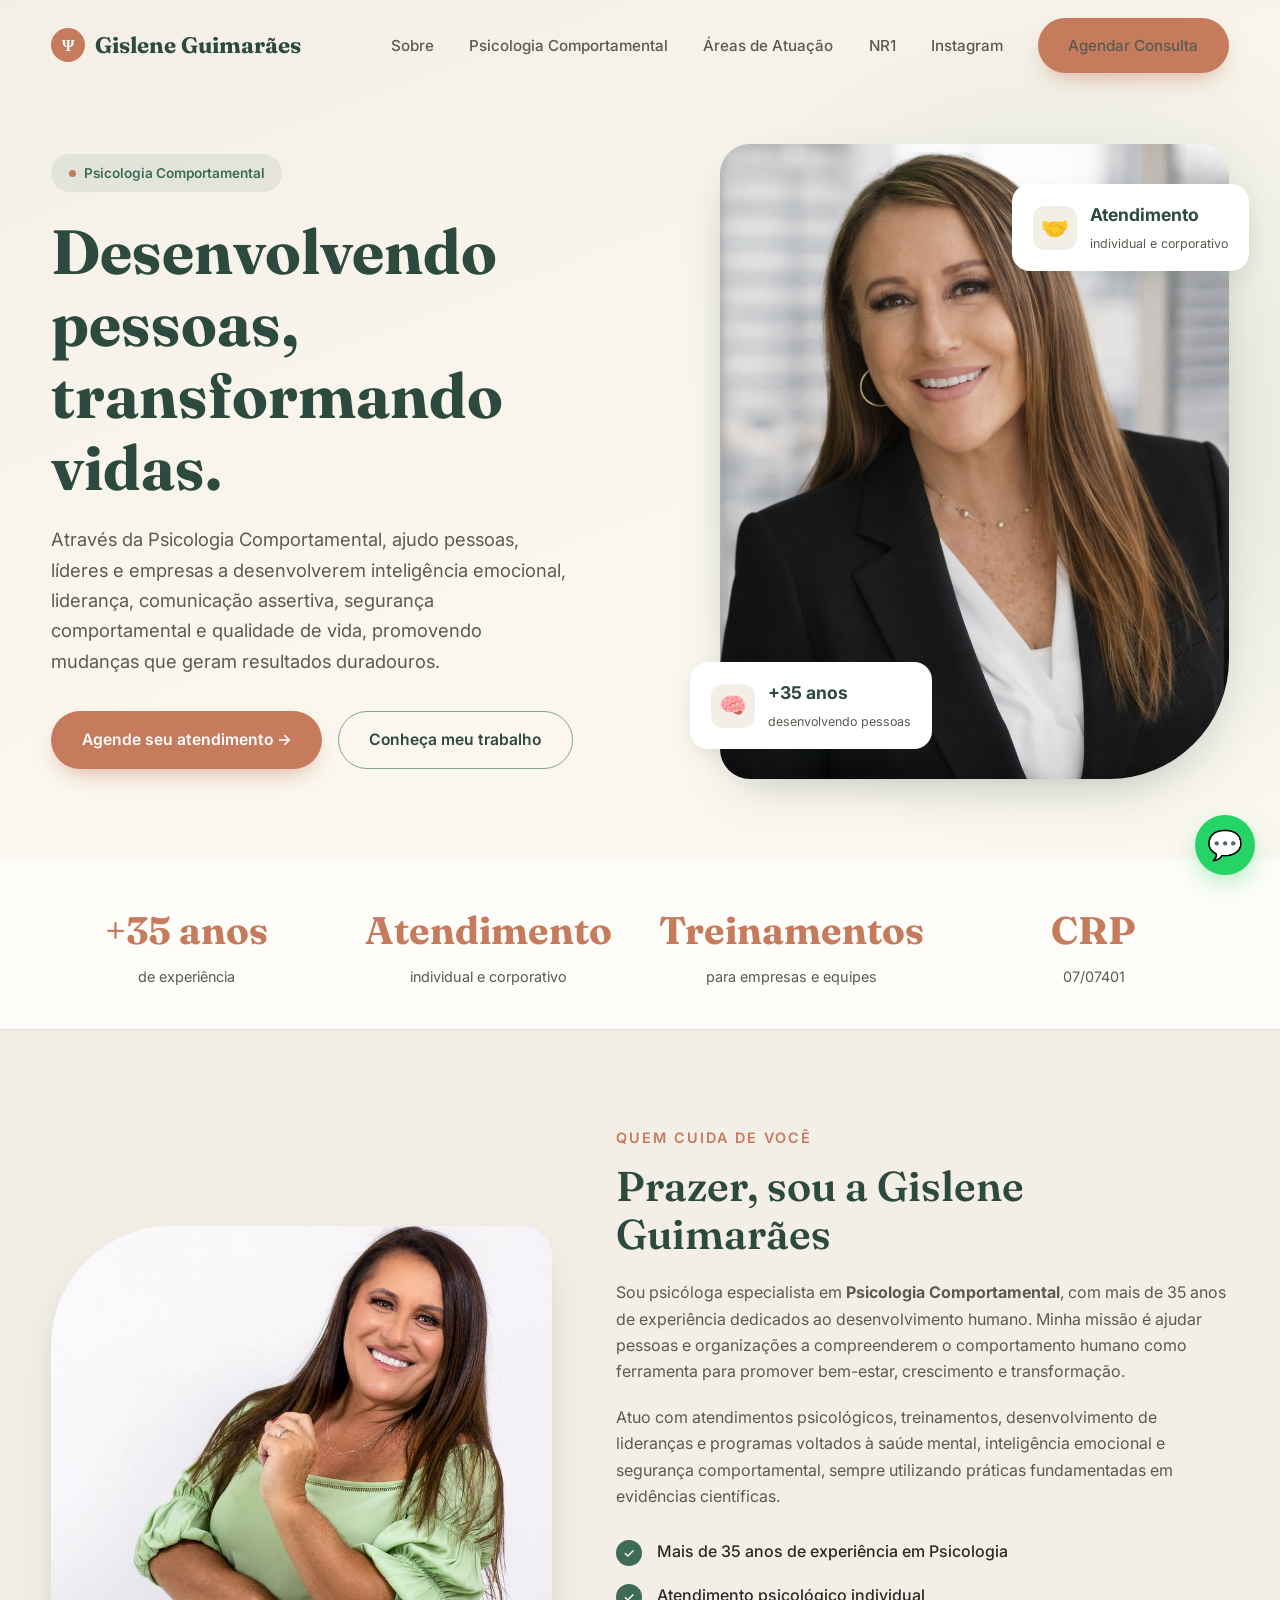
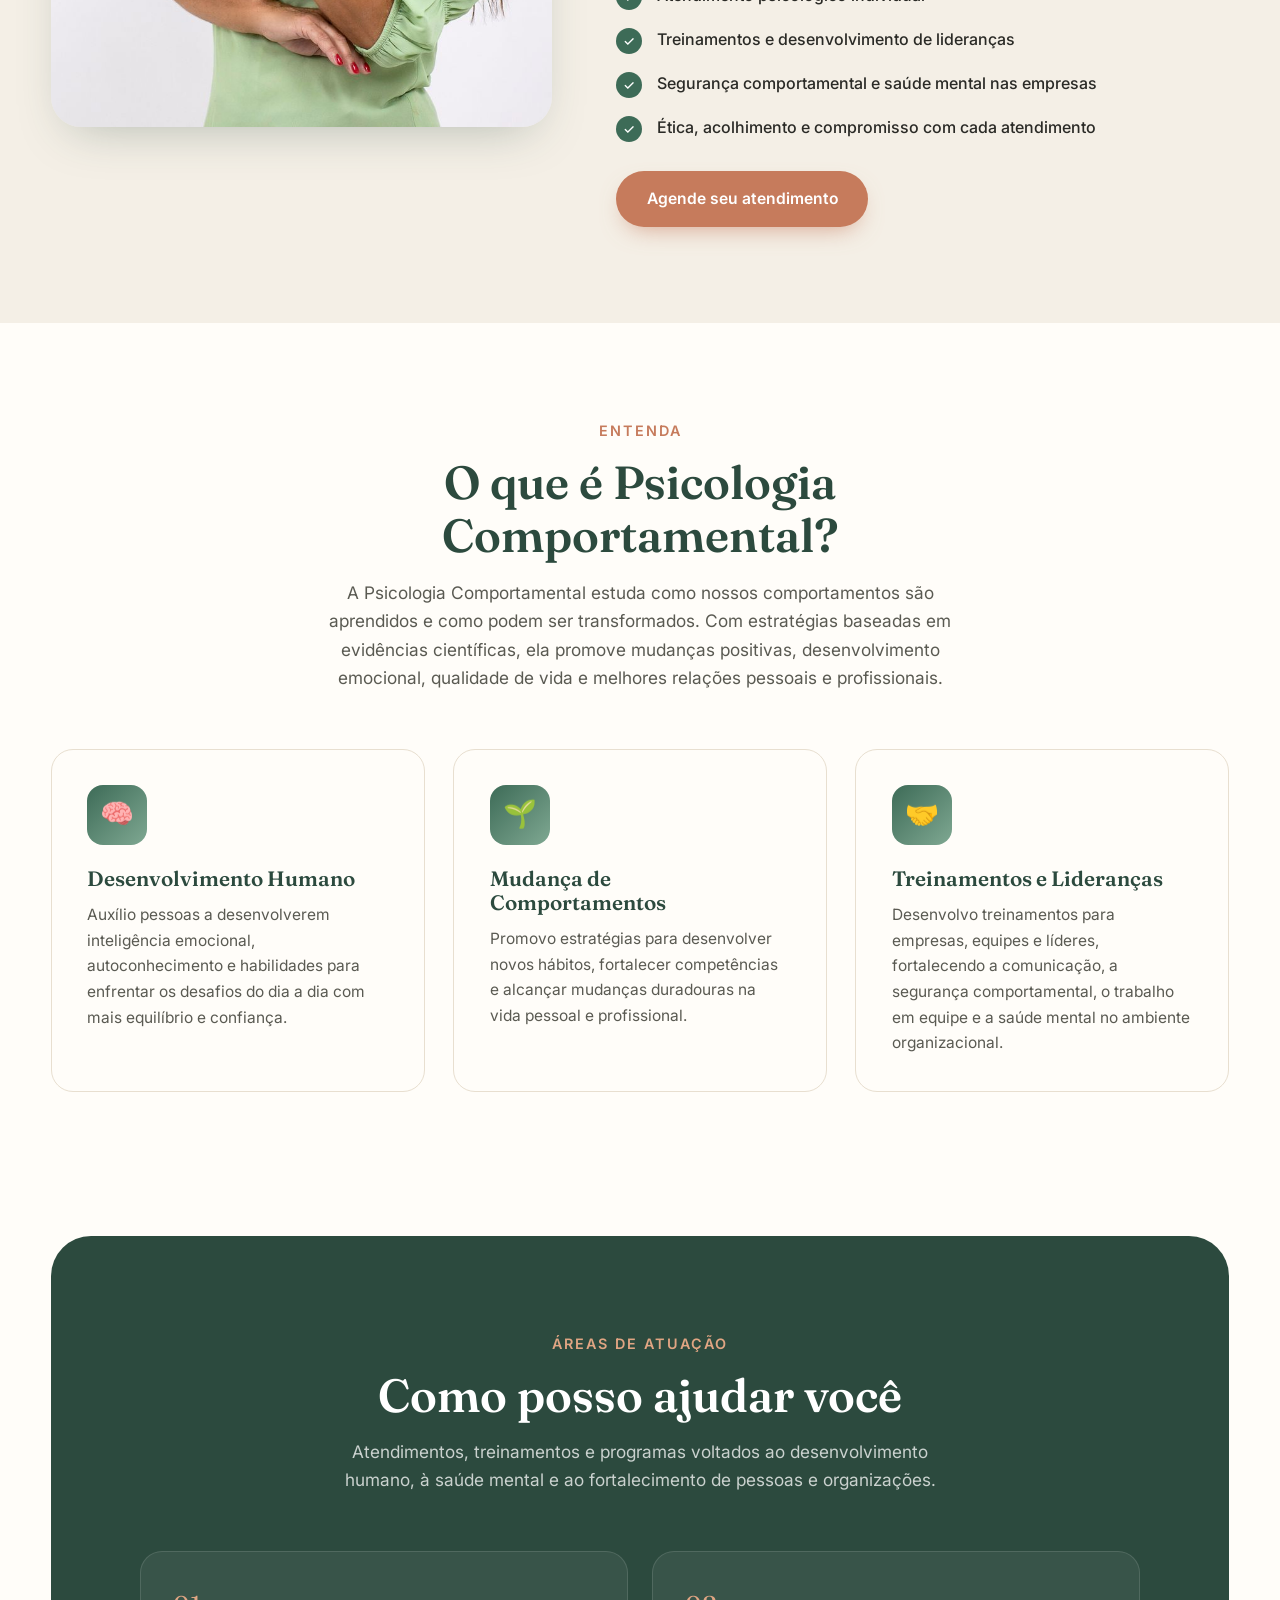
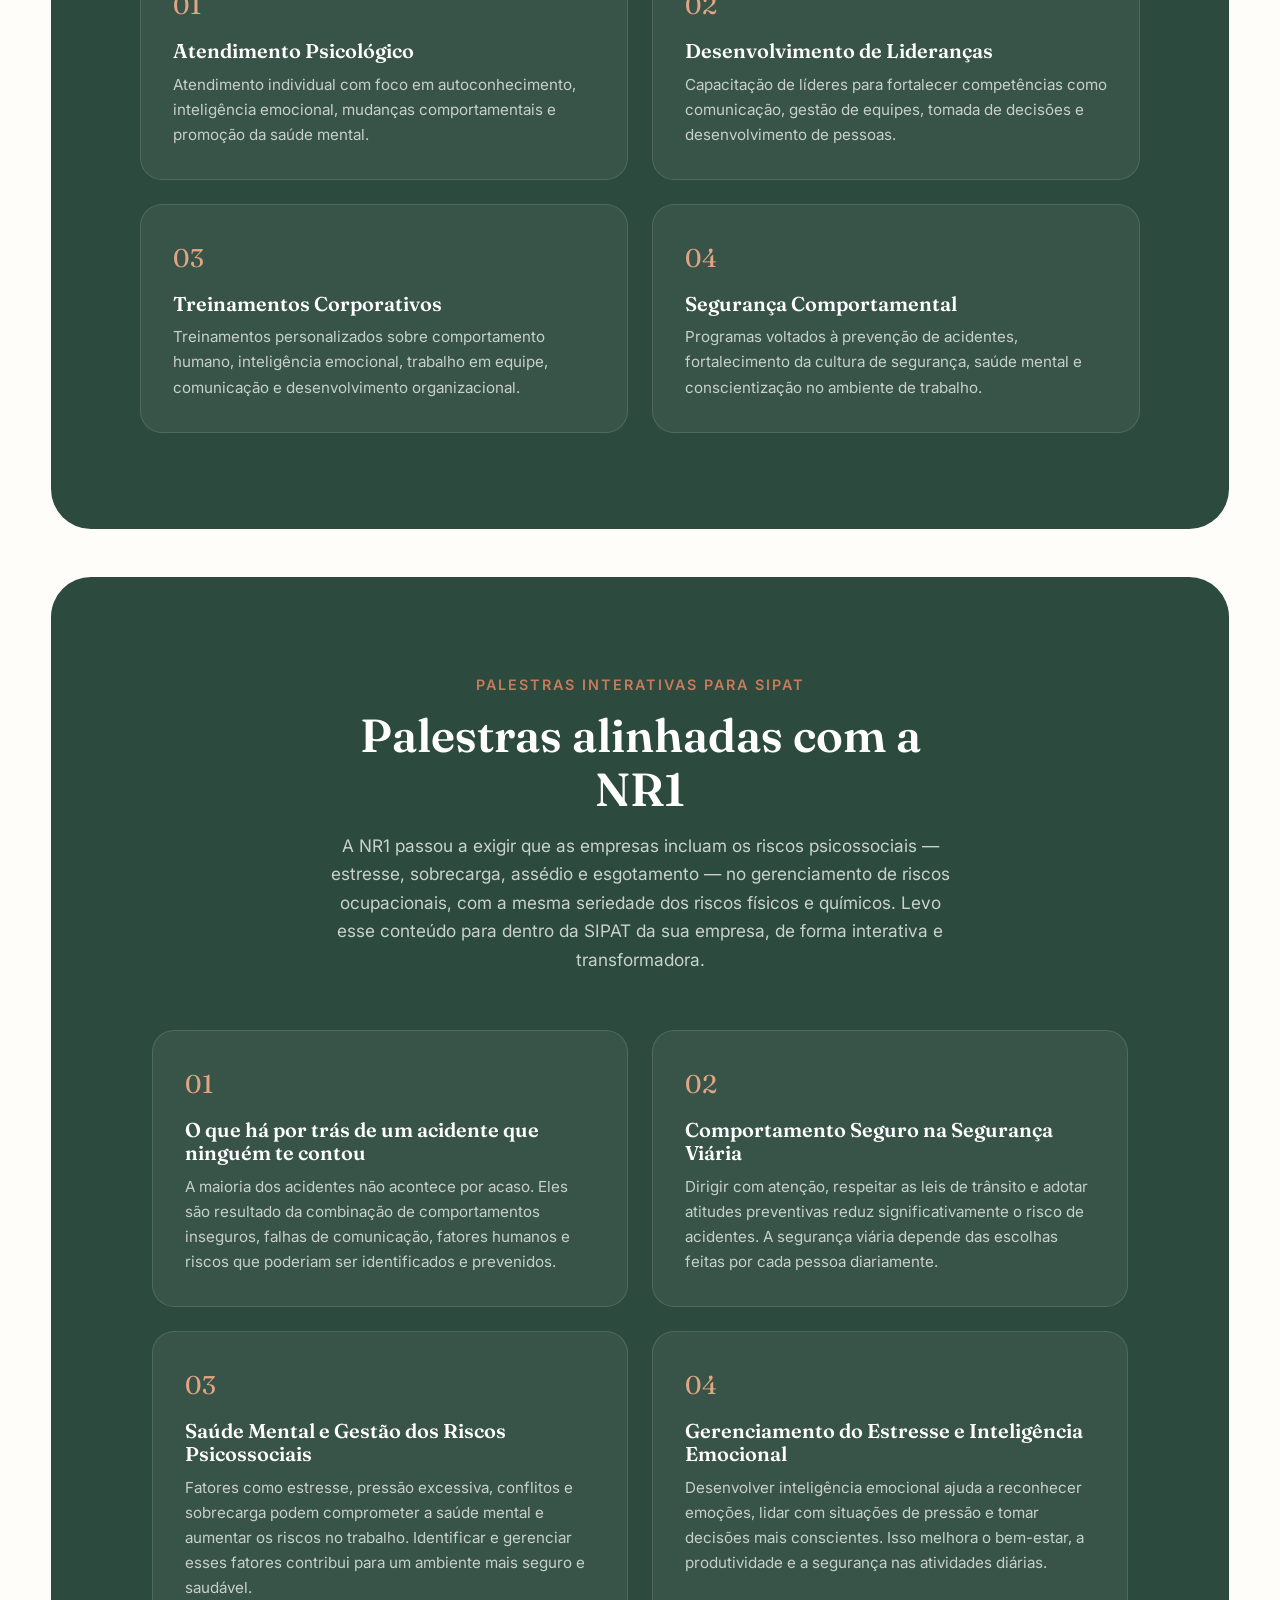
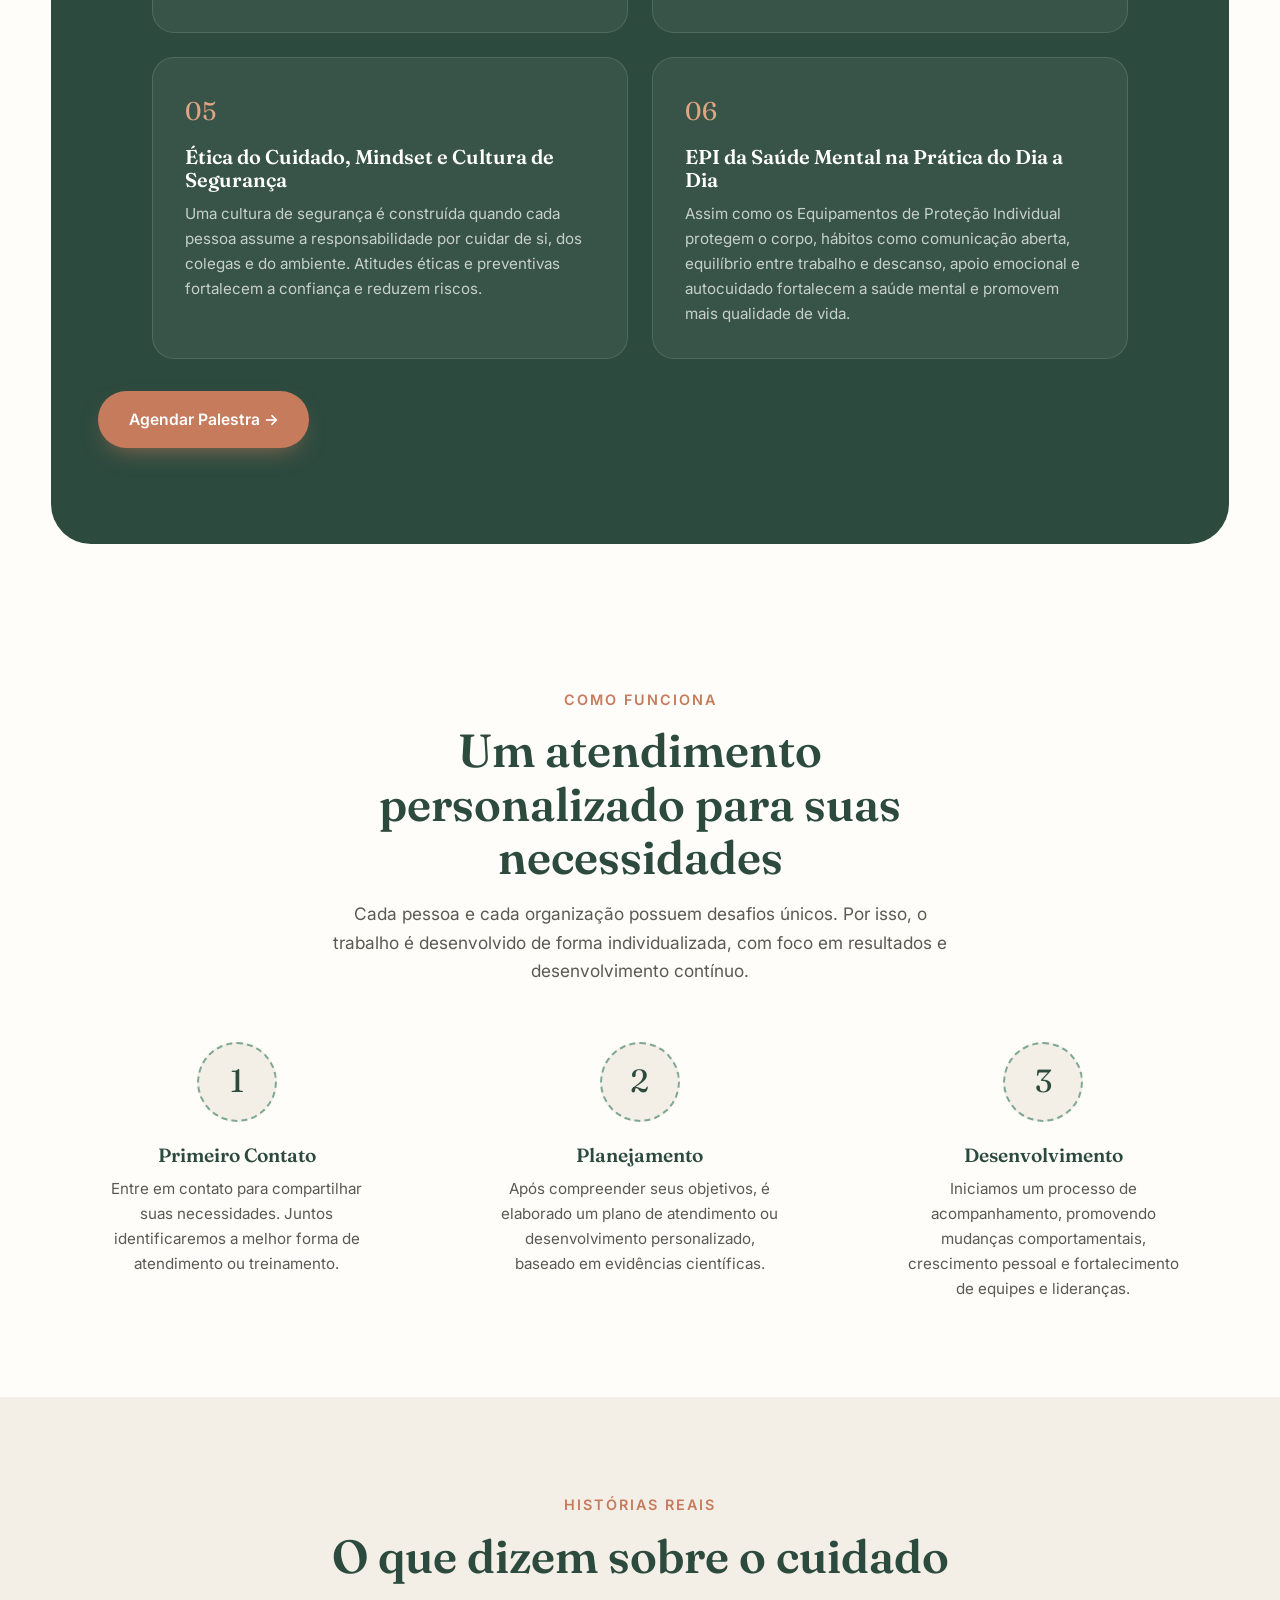
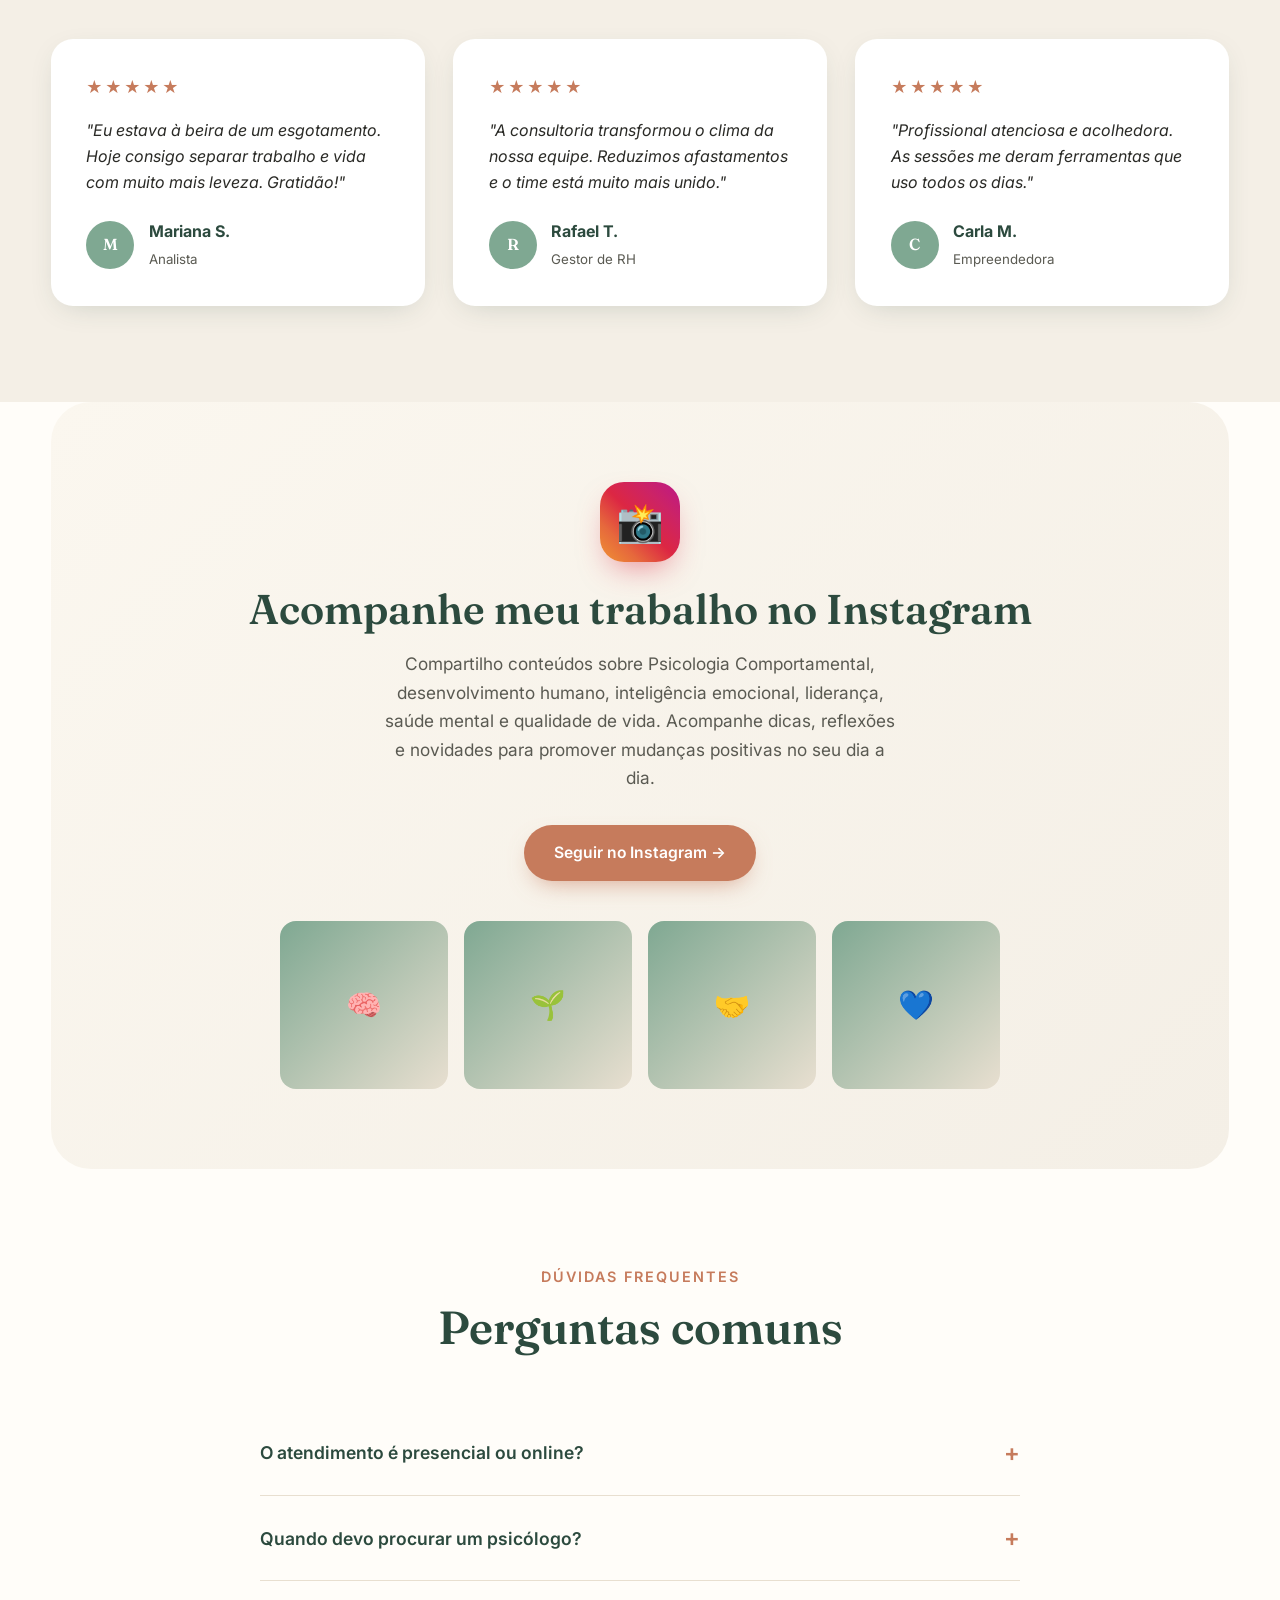
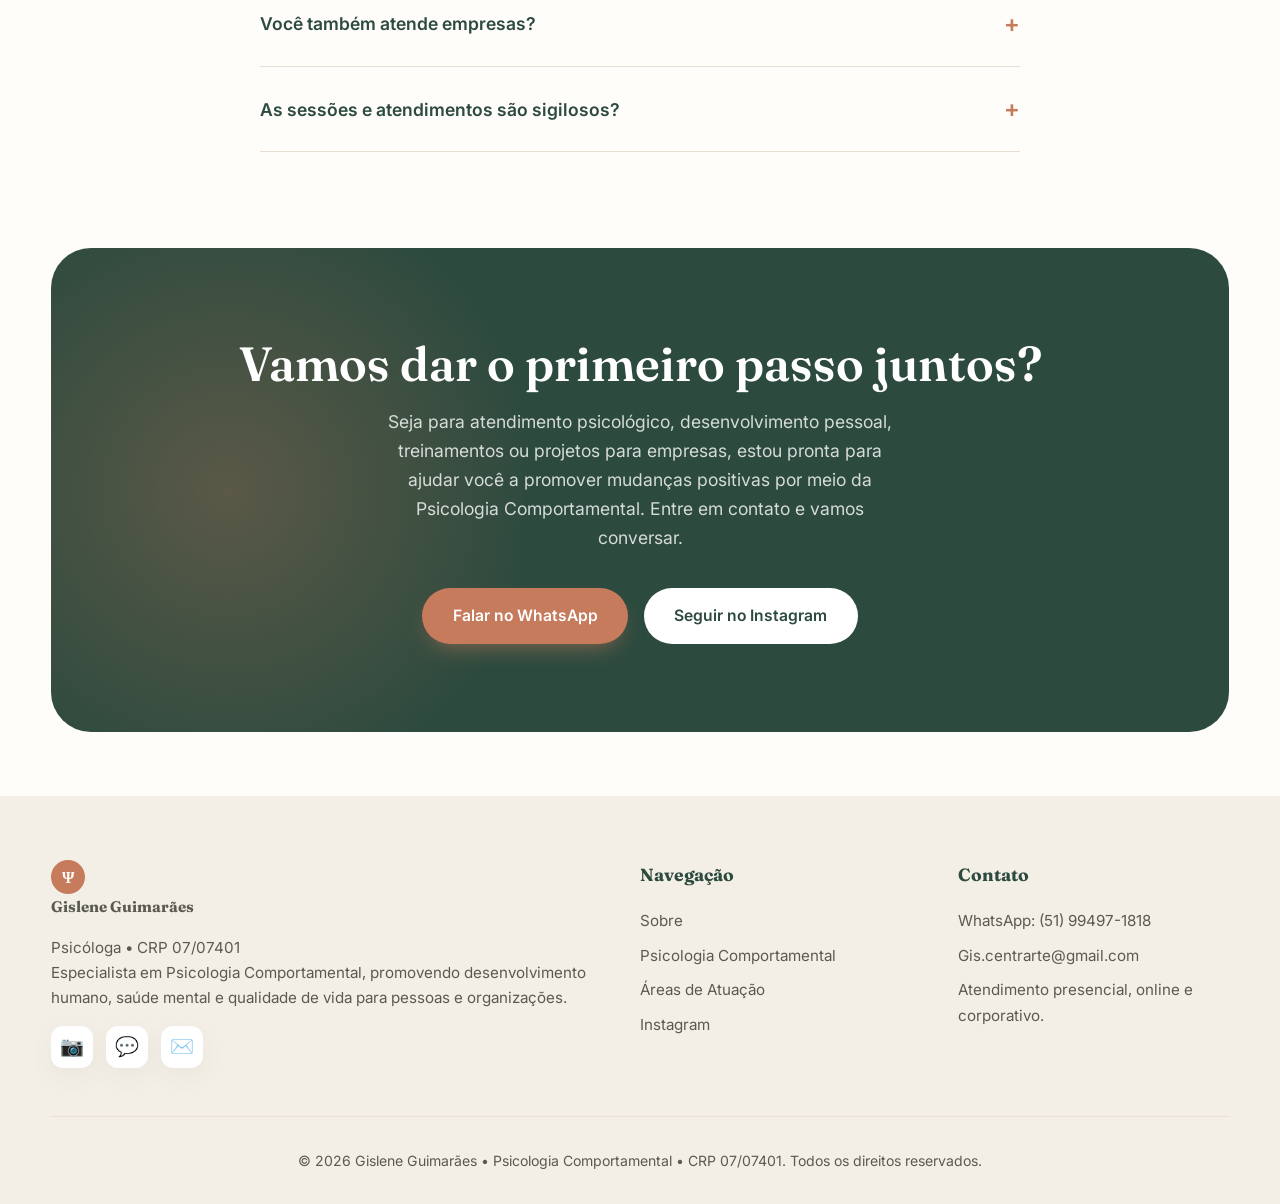
<file: index.html>
<!DOCTYPE html>
<html lang="pt-BR">
<script async src="https://www.googletagmanager.com/gtag/js?id=G-K0KH6QLHY4"></script>
<script>
  window.dataLayer = window.dataLayer || [];
  function gtag() { dataLayer.push(arguments); }
  gtag('js', new Date());
  gtag('config', 'G-K0KH6QLHY4');
</script>

<head>
  <meta charset="UTF-8">
  <meta name="viewport" content="width=device-width, initial-scale=1.0">
  <title>Gislene Guimarães | Psicóloga Comportamental | CRP 07/07401</title>
  <meta name="description"
    content="Gislene Guimarães, Psicóloga Comportamental (CRP 07/07401), com mais de 35 anos de experiência. Atendimento psicológico, desenvolvimento humano, treinamentos corporativos, liderança, inteligência emocional e saúde mental para pessoas e empresas.">
  <meta name="keywords"
    content="Psicóloga, Psicologia Comportamental, Psicóloga Comportamental, Desenvolvimento Humano, Saúde Mental, Inteligência Emocional, Liderança, Treinamentos Corporativos, Segurança Comportamental, Atendimento Psicológico, Empresas, Porto Alegre, Rio Grande do Sul">
  <meta name="author" content="Gislene Guimarães">
  <meta name="robots" content="index, follow">
  <meta name="theme-color" content="#6C8B6B">
  <meta property="og:title" content="Gislene Guimarães | Psicóloga Comportamental">
  <meta property="og:description"
    content="Mais de 35 anos de experiência em Psicologia Comportamental, desenvolvimento humano, treinamentos corporativos e saúde mental.">
  <meta property="og:type" content="website">
  <meta property="og:image" content="https://luizalmiro.github.io/LandingPage-Gis/img/gis.jpeg">
  <meta property="og:url" content="https://luizalmiro.github.io/LandingPage-Gis/">
  <meta property="og:locale" content="pt_BR">
  <link rel="canonical" href="https://luizalmiro.github.io/LandingPage-Gis/">
  <meta http-equiv="content-language" content="pt-BR">
  <link rel="preconnect" href="https://fonts.googleapis.com">
  <link rel="preconnect" href="https://fonts.gstatic.com" crossorigin>
  <link
    href="https://fonts.googleapis.com/css2?family=Fraunces:opsz,wght@9..144,400;9..144,600;9..144,700&family=Inter:wght@300;400;500;600;700&display=swap"
    rel="stylesheet">
  <link rel="stylesheet" href="css/style.css">
</head>

<body>

  <header id="header">
    <div class="container nav">
      <a href="#" class="logo"><span>Ψ</span>Gislene Guimarães</a>

      <nav class="nav-links" id="navLinks">
        <a href="#sobre">Sobre</a>
        <a href="#oque">Psicologia Comportamental</a>
        <a href="#servicos">Áreas de Atuação</a>
        <a href="#nr1">NR1</a>
        <a href="#instagram">Instagram</a>
        <a href="#contato" class="btn btn-primario">Agendar Consulta</a>
      </nav>

      <button class="menu-toggle" id="menuToggle">☰</button>
    </div>
  </header>

  <!-- HERO -->
  <section class="hero">
    <div class="container hero-grid">
      <div class="hero-txt">
        <span class="hero-tag">Psicologia Comportamental</span>

        <h1>Desenvolvendo pessoas, transformando vidas.</h1>

        <p>
          Através da Psicologia Comportamental, ajudo pessoas, líderes e empresas a desenvolverem inteligência
          emocional,
          liderança, comunicação assertiva, segurança comportamental e qualidade de vida, promovendo mudanças que geram
          resultados duradouros.
        </p>

        <div class="hero-cta">
          <a href="#contato" class="btn btn-primario">Agende seu atendimento →</a>
          <a href="#oque" class="btn btn-secundario">Conheça meu trabalho</a>
        </div>
      </div>

      <div class="hero-visual">
        <div class="hero-img">
          <img src="img/WhatsApp Image 2026-07-16 at 17.13.32.jpeg" alt="Psicóloga comportamental" width="800"
            height="1000" fetchpriority="high" decoding="async">
        </div>

        <div class="hero-badge hero-badge-1">
          <div class="icone">🧠</div>
          <div>
            <strong>+35 anos</strong>
            <small>desenvolvendo pessoas</small>
          </div>
        </div>

        <div class="hero-badge hero-badge-2">
          <div class="icone">🤝</div>
          <div>
            <strong>Atendimento</strong>
            <small>individual e corporativo</small>
          </div>
        </div>
      </div>
    </div>
  </section>

  <!-- TRUST -->
  <div class="trust">
    <div class="container trust-grid reveal">
      <div class="trust-item">
        <strong>+35 anos</strong>
        <span>de experiência</span>
      </div>

      <div class="trust-item">
        <strong>Atendimento</strong>
        <span>individual e corporativo</span>
      </div>

      <div class="trust-item">
        <strong>Treinamentos</strong>
        <span>para empresas e equipes</span>
      </div>

      <div class="trust-item">
        <strong>CRP</strong>
        <span>07/07401</span>
      </div>
    </div>
  </div>

  <!-- SOBRE -->
  <section class="sobre" id="sobre">
    <div class="container sobre-grid">
      <div class="sobre-img reveal">
        <img src="img/gis.jpeg" alt="Sobre a Dra. Gislene" width="800" height="800" loading="lazy" decoding="async">
      </div>

      <div class="sobre-txt reveal">
        <span class="sec-tag">Quem cuida de você</span>

        <h2>Prazer, sou a Gislene Guimarães</h2>

        <p>
          Sou psicóloga especialista em <strong>Psicologia Comportamental</strong>, com mais de 35 anos de experiência
          dedicados ao desenvolvimento humano. Minha missão é ajudar pessoas e organizações a compreenderem o
          comportamento humano como ferramenta para promover bem-estar, crescimento e transformação.
        </p>

        <p>
          Atuo com atendimentos psicológicos, treinamentos, desenvolvimento de lideranças e programas voltados à saúde
          mental, inteligência emocional e segurança comportamental, sempre utilizando práticas fundamentadas em
          evidências científicas.
        </p>

        <ul class="sobre-lista">
          <li>Mais de 35 anos de experiência em Psicologia</li>
          <li>Atendimento psicológico individual</li>
          <li>Treinamentos e desenvolvimento de lideranças</li>
          <li>Segurança comportamental e saúde mental nas empresas</li>
          <li>Ética, acolhimento e compromisso com cada atendimento</li>
        </ul>

        <a href="#contato" class="btn btn-primario">Agende seu atendimento</a>
      </div>
    </div>
  </section>

  <!-- O QUE É -->
  <section id="oque">
    <div class="container">
      <div class="sec-head reveal">
        <span class="sec-tag">Entenda</span>
        <h2>O que é Psicologia Comportamental?</h2>
        <p>
          A Psicologia Comportamental estuda como nossos comportamentos são aprendidos e como podem ser transformados.
          Com estratégias baseadas em evidências científicas, ela promove mudanças positivas, desenvolvimento emocional,
          qualidade de vida e melhores relações pessoais e profissionais.
        </p>
      </div>

      <div class="oque-grid">
        <div class="card reveal">
          <div class="icone">🧠</div>
          <h3>Desenvolvimento Humano</h3>
          <p>
            Auxílio pessoas a desenvolverem inteligência emocional, autoconhecimento e habilidades para enfrentar os
            desafios do dia a dia com mais equilíbrio e confiança.
          </p>
        </div>

        <div class="card reveal">
          <div class="icone">🌱</div>
          <h3>Mudança de Comportamentos</h3>
          <p>
            Promovo estratégias para desenvolver novos hábitos, fortalecer competências e alcançar mudanças duradouras
            na vida pessoal e profissional.
          </p>
        </div>

        <div class="card reveal">
          <div class="icone">🤝</div>
          <h3>Treinamentos e Lideranças</h3>
          <p>
            Desenvolvo treinamentos para empresas, equipes e líderes, fortalecendo a comunicação, a segurança
            comportamental, o trabalho em equipe e a saúde mental no ambiente organizacional.
          </p>
        </div>
      </div>
    </div>
  </section>

  <!-- SERVIÇOS -->
  <section class="servicos" id="servicos">
    <div class="sec-head reveal">
      <span class="sec-tag" style="color:var(--terracota-claro)">Áreas de Atuação</span>
      <h2>Como posso ajudar você</h2>
      <p>Atendimentos, treinamentos e programas voltados ao desenvolvimento humano, à saúde mental e ao fortalecimento
        de pessoas e organizações.</p>
    </div>

    <div class="serv-grid">

      <div class="serv-card reveal">
        <div class="num">01</div>
        <h3>Atendimento Psicológico</h3>
        <p>Atendimento individual com foco em autoconhecimento, inteligência emocional, mudanças comportamentais e
          promoção da saúde mental.</p>
      </div>

      <div class="serv-card reveal">
        <div class="num">02</div>
        <h3>Desenvolvimento de Lideranças</h3>
        <p>Capacitação de líderes para fortalecer competências como comunicação, gestão de equipes, tomada de decisões e
          desenvolvimento de pessoas.</p>
      </div>

      <div class="serv-card reveal">
        <div class="num">03</div>
        <h3>Treinamentos Corporativos</h3>
        <p>Treinamentos personalizados sobre comportamento humano, inteligência emocional, trabalho em equipe,
          comunicação e desenvolvimento organizacional.</p>
      </div>

      <div class="serv-card reveal">
        <div class="num">04</div>
        <h3>Segurança Comportamental</h3>
        <p>Programas voltados à prevenção de acidentes, fortalecimento da cultura de segurança, saúde mental e
          conscientização no ambiente de trabalho.</p>
      </div>

    </div>
  </section>

  <!-- NR1 -->
  <section id="nr1" class="servicos">
    <div class="container">
      <div class="sec-head reveal">
        <span class="sec-tag">Palestras Interativas para SIPAT</span>
        <h2>Palestras alinhadas com a NR1</h2>
        <p>
          A NR1 passou a exigir que as empresas incluam os riscos psicossociais — estresse, sobrecarga, assédio e
          esgotamento — no gerenciamento de riscos ocupacionais, com a mesma seriedade dos riscos físicos e químicos.
          Levo esse conteúdo para dentro da SIPAT da sua empresa, de forma interativa e transformadora.
        </p>
      </div>
      <div class="serv-grid">
        <div class="serv-card reveal">
          <div class="num">01</div>
          <h3>O que há por trás de um acidente que ninguém te contou</h3>
          <p>A maioria dos acidentes não acontece por acaso. Eles são resultado da combinação de comportamentos
            inseguros, falhas de comunicação, fatores humanos e riscos que poderiam ser identificados e prevenidos.</p>
        </div>
        <div class="serv-card reveal">
          <div class="num">02</div>
          <h3>Comportamento Seguro na Segurança Viária</h3>
          <p>Dirigir com atenção, respeitar as leis de trânsito e adotar atitudes preventivas reduz significativamente o
            risco de acidentes. A segurança viária depende das escolhas feitas por cada pessoa diariamente.</p>
        </div>
        <div class="serv-card reveal">
          <div class="num">03</div>
          <h3>Saúde Mental e Gestão dos Riscos Psicossociais</h3>
          <p>Fatores como estresse, pressão excessiva, conflitos e sobrecarga podem comprometer a saúde mental e
            aumentar os riscos no trabalho. Identificar e gerenciar esses fatores contribui para um ambiente mais seguro
            e saudável.</p>
        </div>
        <div class="serv-card reveal">
          <div class="num">04</div>
          <h3>Gerenciamento do Estresse e Inteligência Emocional</h3>
          <p>Desenvolver inteligência emocional ajuda a reconhecer emoções, lidar com situações de pressão e tomar
            decisões mais conscientes. Isso melhora o bem-estar, a produtividade e a segurança nas atividades diárias.
          </p>
        </div>
        <div class="serv-card reveal">
          <div class="num">05</div>
          <h3>Ética do Cuidado, Mindset e Cultura de Segurança</h3>
          <p>Uma cultura de segurança é construída quando cada pessoa assume a responsabilidade por cuidar de si, dos
            colegas e do ambiente. Atitudes éticas e preventivas fortalecem a confiança e reduzem riscos.</p>
        </div>
        <div class="serv-card reveal">
          <div class="num">06</div>
          <h3>EPI da Saúde Mental na Prática do Dia a Dia</h3>
          <p>Assim como os Equipamentos de Proteção Individual protegem o corpo, hábitos como comunicação aberta,
            equilíbrio entre trabalho e descanso, apoio emocional e autocuidado fortalecem a saúde mental e promovem
            mais qualidade de vida.</p>
        </div>
      </div>
      <a href="https://wa.me/5551994971818" target="_blank" class="btn btn-primario reveal"
        style="margin-top:2rem;display:inline-block;">
        Agendar Palestra →
      </a>
    </div>
  </section>

  <!-- COMO FUNCIONA -->
  <section>
    <div class="container">
      <div class="sec-head reveal">
        <span class="sec-tag">Como funciona</span>
        <h2>Um atendimento personalizado para suas necessidades</h2>
        <p>Cada pessoa e cada organização possuem desafios únicos. Por isso, o trabalho é desenvolvido de forma
          individualizada, com foco em resultados e desenvolvimento contínuo.</p>
      </div>

      <div class="passos">

        <div class="passo reveal">
          <div class="circulo">1</div>
          <h3>Primeiro Contato</h3>
          <p>Entre em contato para compartilhar suas necessidades. Juntos identificaremos a melhor forma de atendimento
            ou treinamento.</p>
        </div>

        <div class="passo reveal">
          <div class="circulo">2</div>
          <h3>Planejamento</h3>
          <p>Após compreender seus objetivos, é elaborado um plano de atendimento ou desenvolvimento personalizado,
            baseado em evidências científicas.</p>
        </div>

        <div class="passo reveal">
          <div class="circulo">3</div>
          <h3>Desenvolvimento</h3>
          <p>Iniciamos um processo de acompanhamento, promovendo mudanças comportamentais, crescimento pessoal e
            fortalecimento de equipes e lideranças.</p>
        </div>

      </div>
    </div>
  </section>

  <!-- DEPOIMENTOS -->
  <section class="depo">
    <div class="container">
      <div class="sec-head reveal">
        <span class="sec-tag">Histórias reais</span>
        <h2>O que dizem sobre o cuidado</h2>
      </div>
      <div class="depo-grid">
        <div class="depo-card reveal">
          <div class="estrelas">★★★★★</div>
          <p>"Eu estava à beira de um esgotamento. Hoje consigo separar trabalho e vida com muito mais leveza.
            Gratidão!"</p>
          <div class="depo-autor">
            <div class="av">M</div>
            <div><strong>Mariana S.</strong><small>Analista</small></div>
          </div>
        </div>
        <div class="depo-card reveal">
          <div class="estrelas">★★★★★</div>
          <p>"A consultoria transformou o clima da nossa equipe. Reduzimos afastamentos e o time está muito mais unido."
          </p>
          <div class="depo-autor">
            <div class="av">R</div>
            <div><strong>Rafael T.</strong><small>Gestor de RH</small></div>
          </div>
        </div>
        <div class="depo-card reveal">
          <div class="estrelas">★★★★★</div>
          <p>"Profissional atenciosa e acolhedora. As sessões me deram ferramentas que uso todos os dias."</p>
          <div class="depo-autor">
            <div class="av">C</div>
            <div><strong>Carla M.</strong><small>Empreendedora</small></div>
          </div>
        </div>
      </div>
    </div>
  </section>

  <!-- INSTAGRAM -->
  <section class="insta" id="instagram">
    <div class="container">
      <div class="insta-icone reveal">📸</div>

      <h2 class="reveal">Acompanhe meu trabalho no Instagram</h2>

      <p class="reveal">
        Compartilho conteúdos sobre Psicologia Comportamental, desenvolvimento humano, inteligência emocional,
        liderança,
        saúde mental e qualidade de vida. Acompanhe dicas, reflexões e novidades para promover mudanças positivas no seu
        dia a dia.
      </p>

      <a href="https://www.instagram.com/gisnguimaraes/" target="_blank" class="btn btn-primario reveal">
        Seguir no Instagram →
      </a>

      <div class="insta-galeria reveal">
        <div>🧠</div>
        <div>🌱</div>
        <div>🤝</div>
        <div>💙</div>
      </div>
    </div>
  </section>

  <!-- FAQ -->
  <section>
    <div class="container">
      <div class="sec-head reveal">
        <span class="sec-tag">Dúvidas frequentes</span>
        <h2>Perguntas comuns</h2>
      </div>

      <div class="faq-lista reveal">

        <div class="faq-item">
          <div class="faq-q">O atendimento é presencial ou online? <span>+</span></div>
          <div class="faq-a">
            Sim. Os atendimentos podem ser realizados de forma presencial ou online, oferecendo mais comodidade e
            flexibilidade para cada pessoa.
          </div>
        </div>

        <div class="faq-item">
          <div class="faq-q">Quando devo procurar um psicólogo? <span>+</span></div>
          <div class="faq-a">
            Você não precisa esperar uma crise para buscar ajuda. A Psicologia Comportamental também atua na prevenção,
            no autoconhecimento, no desenvolvimento emocional e na melhoria da qualidade de vida.
          </div>
        </div>

        <div class="faq-item">
          <div class="faq-q">Você também atende empresas? <span>+</span></div>
          <div class="faq-a">
            Sim. Desenvolvo treinamentos, palestras, programas de desenvolvimento de lideranças, segurança
            comportamental e ações voltadas à saúde mental e ao desenvolvimento humano nas organizações.
          </div>
        </div>

        <div class="faq-item">
          <div class="faq-q">As sessões e atendimentos são sigilosos? <span>+</span></div>
          <div class="faq-a">
            Sim. Todo atendimento é realizado com absoluto sigilo, ética e respeito, conforme os princípios
            estabelecidos pelo Conselho Federal de Psicologia.
          </div>
        </div>

      </div>
    </div>
  </section>

  <!-- CTA FINAL -->
  <section class="cta-final" id="contato">
    <h2>Vamos dar o primeiro passo juntos?</h2>

    <p>
      Seja para atendimento psicológico, desenvolvimento pessoal, treinamentos ou projetos para empresas,
      estou pronta para ajudar você a promover mudanças positivas por meio da Psicologia Comportamental.
      Entre em contato e vamos conversar.
    </p>

    <div class="hero-cta">
      <a href="https://wa.me/5551994971818" target="_blank" class="btn btn-primario">
        Falar no WhatsApp
      </a>

      <a href="https://www.instagram.com/gisnguimaraes/" target="_blank" class="btn btn-branco">
        Seguir no Instagram
      </a>
    </div>
  </section>

  <!-- FOOTER -->
  <footer>
    <div class="container">
      <div class="foot-grid">

        <div class="foot-col">
          <a href="#" class="logo" style="margin-bottom:1rem">
            <span>Ψ</span>Gislene Guimarães
          </a>

          <p>
            Psicóloga • CRP 07/07401<br>
            Especialista em Psicologia Comportamental, promovendo desenvolvimento humano,
            saúde mental e qualidade de vida para pessoas e organizações.
          </p>

          <div class="foot-social">
            <a href="https://www.instagram.com/gisnguimaraes/" target="_blank">📷</a>
            <a href="https://wa.me/5551994971818" target="_blank">💬</a>
            <a href="mailto:Gis.centrarte@gmail.com">✉️</a>
          </div>
        </div>

        <div class="foot-col">
          <h4>Navegação</h4>
          <a href="#sobre">Sobre</a>
          <a href="#oque">Psicologia Comportamental</a>
          <a href="#servicos">Áreas de Atuação</a>
          <a href="#instagram">Instagram</a>
        </div>

        <div class="foot-col">
          <h4>Contato</h4>
          <a href="https://wa.me/5551994971818" target="_blank">
            WhatsApp: (51) 99497-1818
          </a>
          <a href="mailto:Gis.centrarte@gmail.com">
            Gis.centrarte@gmail.com
          </a>
          <p>Atendimento presencial, online e corporativo.</p>
        </div>

      </div>

      <div class="foot-bottom">
        © 2026 Gislene Guimarães • Psicologia Comportamental • CRP 07/07401. Todos os direitos reservados.
      </div>
    </div>
  </footer>

  <a href="https://wa.me/5551994971818" target="_blank" class="wpp" title="Fale no WhatsApp">💬</a>

  <script src="js/script.js"></script>
</body>

</html>
</file>
<file: css/style.css>
/* ===== VARIÁVEIS ===== */
:root {
  --verde-escuro: #2c4a3e;
  --verde: #3d6b57;
  --verde-claro: #7fa892;
  --areia: #f4efe6;
  --areia-escura: #e8dfd0;
  --terracota: #c67b5c;
  --terracota-claro: #e0a583;
  --texto: #2a2a26;
  --texto-suave: #5a5a52;
  --branco: #fffdf9;
  --sombra: 0 18px 50px -20px rgba(44, 74, 62, .35);
  --sombra-suave: 0 8px 30px -12px rgba(44, 74, 62, .25);
  --raio: 22px;
}

* {
  margin: 0;
  padding: 0;
  box-sizing: border-box
}

html {
  scroll-behavior: smooth
}

body {
  font-family: 'Inter', sans-serif;
  color: var(--texto);
  background: var(--branco);
  line-height: 1.65;
  overflow-x: hidden
}

h1,
h2,
h3,
.serif {
  font-family: 'Fraunces', serif;
  line-height: 1.15;
  font-weight: 600
}

img {
  max-width: 100%;
  display: block
}

a {
  text-decoration: none;
  color: inherit
}

.container {
  width: min(1180px, 92%);
  margin: 0 auto
}

.btn {
  display: inline-flex;
  align-items: center;
  gap: .5rem;
  padding: .95rem 1.9rem;
  border-radius: 100px;
  font-weight: 600;
  font-size: .98rem;
  transition: .35s cubic-bezier(.2, .8, .2, 1);
  cursor: pointer;
  border: none;
  white-space: nowrap
}

.btn-primario {
  background: var(--terracota);
  color: #fff;
  box-shadow: 0 10px 25px -10px rgba(198, 123, 92, .7)
}

.btn-primario:hover {
  transform: translateY(-3px);
  background: #b56a4c;
  box-shadow: 0 16px 32px -12px rgba(198, 123, 92, .8)
}

.btn-secundario {
  background: transparent;
  color: var(--verde-escuro);
  border: 1.5px solid var(--verde-claro)
}

.btn-secundario:hover {
  background: var(--verde-escuro);
  color: #fff;
  border-color: var(--verde-escuro)
}

.btn-branco {
  background: #fff;
  color: var(--verde-escuro)
}

.btn-branco:hover {
  transform: translateY(-3px);
  box-shadow: var(--sombra)
}

/* NAV */
header {
  position: fixed;
  top: 0;
  left: 0;
  right: 0;
  z-index: 100;
  padding: 1.1rem 0;
  transition: .4s
}

header.rolado {
  background: rgba(255, 253, 249, .9);
  backdrop-filter: blur(14px);
  box-shadow: 0 4px 30px -20px rgba(0, 0, 0, .4);
  padding: .7rem 0
}

.nav {
  display: flex;
  align-items: center;
  justify-content: space-between
}

.logo {
  font-family: 'Fraunces', serif;
  font-size: 1.4rem;
  font-weight: 700;
  color: var(--verde-escuro);
  display: flex;
  align-items: center;
  gap: .6rem
}

.logo span {
  width: 34px;
  height: 34px;
  background: var(--terracota);
  border-radius: 50%;
  display: grid;
  place-items: center;
  color: #fff;
  font-size: 1rem
}

.nav-links {
  display: flex;
  gap: 2.2rem;
  align-items: center
}

.nav-links a {
  font-size: .95rem;
  font-weight: 500;
  color: var(--texto-suave);
  transition: .3s;
  position: relative
}

.nav-links a:hover {
  color: var(--verde-escuro)
}

.nav-links a::after {
  content: '';
  position: absolute;
  bottom: -4px;
  left: 0;
  width: 0;
  height: 2px;
  background: var(--terracota);
  transition: .3s
}

.nav-links a:hover::after {
  width: 100%
}

.menu-toggle {
  display: none;
  background: none;
  border: none;
  font-size: 1.6rem;
  color: var(--verde-escuro);
  cursor: pointer
}

/* HERO */
.hero {
  padding: 9rem 0 5rem;
  position: relative;
  background: linear-gradient(160deg, var(--areia) 0%, #fbf7ef 60%)
}

.hero::before {
  content: '';
  position: absolute;
  top: -15%;
  right: -10%;
  width: 55%;
  height: 130%;
  background: radial-gradient(circle, rgba(127, 168, 146, .28), transparent 65%);
  z-index: 0
}

.hero-grid {
  display: grid;
  grid-template-columns: 1.1fr .9fr;
  gap: 3rem;
  align-items: center;
  position: relative;
  z-index: 1
}

.hero-tag {
  display: inline-flex;
  align-items: center;
  gap: .5rem;
  background: rgba(61, 107, 87, .1);
  color: var(--verde);
  padding: .5rem 1.1rem;
  border-radius: 100px;
  font-size: .85rem;
  font-weight: 600;
  margin-bottom: 1.5rem
}

.hero-tag::before {
  content: '';
  width: 7px;
  height: 7px;
  background: var(--terracota);
  border-radius: 50%
}

.hero h1 {
  font-size: clamp(2.4rem, 5vw, 3.9rem);
  color: var(--verde-escuro);
  margin-bottom: 1.3rem;
  font-weight: 700
}

.hero h1 em {
  color: var(--terracota);
  font-style: italic
}

.hero p {
  font-size: 1.15rem;
  color: var(--texto-suave);
  max-width: 520px;
  margin-bottom: 2.2rem
}

.hero-cta {
  display: flex;
  gap: 1rem;
  flex-wrap: wrap
}

.hero-visual {
  position: relative
}

.hero-img {
  border-radius: 30px 30px 120px 30px;
  overflow: hidden;
  box-shadow: var(--sombra);
  aspect-ratio: 4/5
}

.hero-img img {
  width: 100%;
  height: 100%;
  object-fit: cover
}

.hero-badge {
  position: absolute;
  background: #fff;
  border-radius: 18px;
  padding: 1rem 1.3rem;
  box-shadow: var(--sombra-suave);
  display: flex;
  align-items: center;
  gap: .8rem
}

.hero-badge-1 {
  bottom: 30px;
  left: -30px
}

.hero-badge-2 {
  top: 40px;
  right: -20px
}

.hero-badge .icone {
  width: 44px;
  height: 44px;
  background: var(--areia);
  border-radius: 12px;
  display: grid;
  place-items: center;
  font-size: 1.4rem
}

.hero-badge strong {
  display: block;
  font-size: 1.1rem;
  color: var(--verde-escuro)
}

.hero-badge small {
  font-size: .78rem;
  color: var(--texto-suave)
}

/* MARCAS/CONFIANÇA */
.trust {
  padding: 2.5rem 0;
  border-bottom: 1px solid var(--areia-escura)
}

.trust-grid {
  display: grid;
  grid-template-columns: repeat(4, 1fr);
  gap: 2rem;
  text-align: center
}

.trust-item strong {
  font-family: 'Fraunces', serif;
  font-size: 2.4rem;
  color: var(--terracota);
  display: block
}

.trust-item span {
  font-size: .9rem;
  color: var(--texto-suave)
}

/* SEÇÕES */
section {
  padding: 6rem 0
}

.sec-head {
  text-align: center;
  max-width: 640px;
  margin: 0 auto 3.5rem
}

.sec-tag {
  color: var(--terracota);
  font-weight: 600;
  font-size: .9rem;
  text-transform: uppercase;
  letter-spacing: 2px;
  margin-bottom: .8rem;
  display: block
}

.sec-head h2 {
  font-size: clamp(2rem, 4vw, 2.9rem);
  color: var(--verde-escuro);
  margin-bottom: 1rem
}

.sec-head p {
  color: var(--texto-suave);
  font-size: 1.08rem
}

/* SOBRE */
.sobre {
  background: var(--areia)
}

.sobre-grid {
  display: grid;
  grid-template-columns: .9fr 1.1fr;
  gap: 4rem;
  align-items: center
}

.sobre-img {
  border-radius: 120px 30px 30px 30px;
  overflow: hidden;
  box-shadow: var(--sombra);
  aspect-ratio: 1/1
}

.sobre-img img {
  width: 100%;
  height: 100%;
  object-fit: cover
}

.sobre-txt h2 {
  font-size: clamp(1.8rem, 3.5vw, 2.6rem);
  color: var(--verde-escuro);
  margin-bottom: 1.3rem
}

.sobre-txt p {
  color: var(--texto-suave);
  margin-bottom: 1.2rem
}

.sobre-lista {
  list-style: none;
  margin: 1.8rem 0
}

.sobre-lista li {
  display: flex;
  gap: .9rem;
  align-items: flex-start;
  margin-bottom: 1rem;
  font-weight: 500
}

.sobre-lista li::before {
  content: '✓';
  background: var(--verde);
  color: #fff;
  width: 26px;
  height: 26px;
  border-radius: 50%;
  display: grid;
  place-items: center;
  font-size: .85rem;
  flex-shrink: 0;
  margin-top: 2px
}

/* O QUE É */
.oque-grid {
  display: grid;
  grid-template-columns: repeat(3, 1fr);
  gap: 1.8rem
}

.card {
  background: var(--branco);
  border: 1px solid var(--areia-escura);
  border-radius: var(--raio);
  padding: 2.2rem;
  transition: .4s
}

.card:hover {
  transform: translateY(-8px);
  box-shadow: var(--sombra);
  border-color: transparent
}

.card .icone {
  width: 60px;
  height: 60px;
  background: linear-gradient(135deg, var(--verde), var(--verde-claro));
  border-radius: 16px;
  display: grid;
  place-items: center;
  font-size: 1.7rem;
  margin-bottom: 1.4rem
}

.card h3 {
  font-size: 1.3rem;
  color: var(--verde-escuro);
  margin-bottom: .7rem
}

.card p {
  color: var(--texto-suave);
  font-size: .97rem
}

/* SERVIÇOS */
.servicos {
  background: var(--verde-escuro);
  color: #fff;
  border-radius: 40px;
  margin: 3rem 4%;
  padding: 6rem 0
}

.servicos .sec-head h2 {
  color: #fff
}

.servicos .sec-head p {
  color: rgba(255, 255, 255, .75)
}

.serv-grid {
  display: grid;
  grid-template-columns: repeat(2, 1fr);
  gap: 1.5rem;
  width: min(1000px, 90%);
  margin: 0 auto
}

.serv-card {
  background: rgba(255, 255, 255, .06);
  border: 1px solid rgba(255, 255, 255, .12);
  border-radius: var(--raio);
  padding: 2rem;
  transition: .4s
}

.serv-card:hover {
  background: rgba(255, 255, 255, .11);
  transform: translateY(-5px)
}

.serv-card .num {
  font-family: 'Fraunces', serif;
  font-size: 1.6rem;
  color: var(--terracota-claro);
  margin-bottom: .8rem
}

.serv-card h3 {
  font-size: 1.25rem;
  margin-bottom: .6rem
}

.serv-card p {
  color: rgba(255, 255, 255, .72);
  font-size: .95rem
}

/* COMO FUNCIONA */
.passos {
  display: grid;
  grid-template-columns: repeat(3, 1fr);
  gap: 2rem;
  position: relative
}

.passo {
  text-align: center
}

.passo .circulo {
  width: 80px;
  height: 80px;
  background: var(--areia);
  border: 2px dashed var(--verde-claro);
  border-radius: 50%;
  display: grid;
  place-items: center;
  font-family: 'Fraunces', serif;
  font-size: 2rem;
  color: var(--verde-escuro);
  margin: 0 auto 1.4rem
}

.passo h3 {
  font-size: 1.2rem;
  color: var(--verde-escuro);
  margin-bottom: .6rem
}

.passo p {
  color: var(--texto-suave);
  font-size: .95rem;
  max-width: 280px;
  margin: 0 auto
}

/* DEPOIMENTOS */
.depo {
  background: var(--areia)
}

.depo-grid {
  display: grid;
  grid-template-columns: repeat(3, 1fr);
  gap: 1.8rem
}

.depo-card {
  background: #fff;
  border-radius: var(--raio);
  padding: 2.2rem;
  box-shadow: var(--sombra-suave)
}

.depo-card .estrelas {
  color: var(--terracota);
  margin-bottom: 1rem;
  letter-spacing: 2px
}

.depo-card p {
  font-style: italic;
  color: var(--texto);
  margin-bottom: 1.4rem
}

.depo-autor {
  display: flex;
  align-items: center;
  gap: .9rem
}

.depo-autor .av {
  width: 48px;
  height: 48px;
  border-radius: 50%;
  background: var(--verde-claro);
  display: grid;
  place-items: center;
  color: #fff;
  font-weight: 600;
  font-family: 'Fraunces', serif
}

.depo-autor strong {
  display: block;
  color: var(--verde-escuro)
}

.depo-autor small {
  color: var(--texto-suave)
}

/* INSTAGRAM CTA */
.insta {
  text-align: center;
  background: linear-gradient(135deg, #fbf7ef, var(--areia));
  border-radius: 40px;
  margin: 0 4%;
  padding: 5rem 2rem
}

.insta-icone {
  width: 80px;
  height: 80px;
  background: linear-gradient(45deg, #f09433, #e6683c, #dc2743, #cc2366, #bc1888);
  border-radius: 24px;
  display: grid;
  place-items: center;
  font-size: 2.4rem;
  margin: 0 auto 1.5rem;
  box-shadow: 0 14px 30px -10px rgba(220, 39, 67, .5)
}

.insta h2 {
  font-size: clamp(1.8rem, 3.5vw, 2.6rem);
  color: var(--verde-escuro);
  margin-bottom: 1rem
}

.insta p {
  color: var(--texto-suave);
  max-width: 520px;
  margin: 0 auto 2rem;
  font-size: 1.08rem
}

.insta-galeria {
  display: grid;
  grid-template-columns: repeat(4, 1fr);
  gap: 1rem;
  max-width: 720px;
  margin: 2.5rem auto 0
}

.insta-galeria div {
  aspect-ratio: 1;
  border-radius: 16px;
  background: linear-gradient(135deg, var(--verde-claro), var(--areia-escura));
  display: grid;
  place-items: center;
  font-size: 1.8rem;
  transition: .4s;
  cursor: pointer
}

.insta-galeria div:hover {
  transform: scale(1.05);
  box-shadow: var(--sombra-suave)
}

/* FAQ */
.faq-lista {
  max-width: 760px;
  margin: 0 auto
}

.faq-item {
  border-bottom: 1px solid var(--areia-escura);
  padding: 1.4rem 0
}

.faq-q {
  display: flex;
  justify-content: space-between;
  align-items: center;
  cursor: pointer;
  font-weight: 600;
  color: var(--verde-escuro);
  font-size: 1.1rem;
  gap: 1rem
}

.faq-q span {
  font-size: 1.5rem;
  color: var(--terracota);
  transition: .3s;
  flex-shrink: 0
}

.faq-item.ativo .faq-q span {
  transform: rotate(45deg)
}

.faq-a {
  max-height: 0;
  overflow: hidden;
  transition: .4s;
  color: var(--texto-suave)
}

.faq-item.ativo .faq-a {
  max-height: 200px;
  margin-top: .9rem
}

/* CTA FINAL */
.cta-final {
  background: var(--verde-escuro);
  color: #fff;
  text-align: center;
  border-radius: 40px;
  margin: 0 4% 4rem;
  padding: 5.5rem 2rem;
  position: relative;
  overflow: hidden
}

.cta-final::before {
  content: '';
  position: absolute;
  top: -30%;
  left: -10%;
  width: 50%;
  height: 160%;
  background: radial-gradient(circle, rgba(198, 123, 92, .3), transparent 65%)
}

.cta-final h2 {
  font-size: clamp(2rem, 4vw, 3rem);
  margin-bottom: 1rem;
  position: relative
}

.cta-final p {
  color: rgba(255, 255, 255, .8);
  max-width: 520px;
  margin: 0 auto 2.2rem;
  position: relative;
  font-size: 1.1rem
}

.cta-final .hero-cta {
  justify-content: center;
  position: relative
}

/* FOOTER */
footer {
  background: var(--areia);
  padding: 4rem 0 2rem
}

.foot-grid {
  display: grid;
  grid-template-columns: 2fr 1fr 1fr;
  gap: 3rem;
  margin-bottom: 3rem
}

.foot-col h4 {
  color: var(--verde-escuro);
  margin-bottom: 1.2rem;
  font-family: 'Fraunces', serif;
  font-size: 1.1rem
}

.foot-col p,
.foot-col a {
  color: var(--texto-suave);
  font-size: .95rem;
  margin-bottom: .6rem;
  display: block;
  transition: .3s
}

.foot-col a:hover {
  color: var(--terracota)
}

.foot-social {
  display: flex;
  gap: .8rem;
  margin-top: 1rem
}

.foot-social a {
  width: 42px;
  height: 42px;
  background: #fff;
  border-radius: 12px;
  display: grid;
  place-items: center;
  font-size: 1.2rem;
  color: var(--verde-escuro);
  margin: 0;
  box-shadow: var(--sombra-suave)
}

.foot-social a:hover {
  background: var(--verde-escuro);
  color: #fff;
  transform: translateY(-3px)
}

.foot-bottom {
  border-top: 1px solid var(--areia-escura);
  padding-top: 2rem;
  text-align: center;
  color: var(--texto-suave);
  font-size: .88rem
}

/* WHATSAPP FLOAT */
.wpp {
  position: fixed;
  bottom: 25px;
  right: 25px;
  width: 60px;
  height: 60px;
  background: #25d366;
  border-radius: 50%;
  display: grid;
  place-items: center;
  font-size: 1.8rem;
  box-shadow: 0 10px 30px -8px rgba(37, 211, 102, .6);
  z-index: 99;
  transition: .3s;
  color: #fff
}

.wpp:hover {
  transform: scale(1.1)
}

/* ANIMAÇÃO */
.reveal {
  opacity: 0;
  transform: translateY(40px);
  transition: .8s cubic-bezier(.2, .8, .2, 1)
}

.reveal.vis {
  opacity: 1;
  transform: none
}

/* RESPONSIVO */
@media(max-width:900px) {

  .hero-grid,
  .sobre-grid {
    grid-template-columns: 1fr;
    gap: 2.5rem
  }

  .hero-visual {
    max-width: 400px;
    margin: 0 auto
  }

  .oque-grid,
  .depo-grid,
  .passos,
  .serv-grid {
    grid-template-columns: 1fr
  }

  .trust-grid {
    grid-template-columns: repeat(2, 1fr);
    gap: 1.5rem
  }

  .foot-grid {
    grid-template-columns: 1fr;
    gap: 2rem
  }

  .nav-links {
    position: fixed;
    top: 0;
    right: -100%;
    flex-direction: column;
    background: var(--branco);
    height: 100vh;
    width: 75%;
    padding: 6rem 2rem;
    box-shadow: -10px 0 40px -20px rgba(0, 0, 0, .4);
    transition: .4s;
    align-items: flex-start;
    gap: 1.8rem
  }

  .nav-links.aberto {
    right: 0
  }

  .menu-toggle {
    display: block;
    z-index: 101
  }

  .insta-galeria {
    grid-template-columns: repeat(2, 1fr)
  }

  .hero-badge-1 {
    left: 0
  }

  .hero-badge-2 {
    right: 0
  }
}

@media (max-width: 768px) {

  /* Hero: empilha imagem + badges, tira o position absolute problemático */
  .hero-grid {
    grid-template-columns: 1fr;
  }

  .hero-visual {
    position: relative;
    width: 100%;
  }

  .hero-badge {
    position: static;
    /* tira do "flutuante" que estava cortando */
    width: 100%;
    max-width: 100%;
    margin-top: 0.75rem;
    box-sizing: border-box;
  }

  .hero-badge-1,
  .hero-badge-2 {
    left: auto;
    right: auto;
    top: auto;
    bottom: auto;
  }

  /* Trust bar (+35 anos / Atendimento / Treinamentos / CRP) empilha em coluna */
  .trust-grid {
    display: flex;
    flex-direction: column;
    align-items: flex-start;
    gap: 1rem;
  }

  .trust-item {
    width: 100%;
  }

  /* Qualquer texto grande tipo "Atendimento" não estoura mais a tela */
  h1,
  h2 {
    font-size: clamp(1.5rem, 6vw, 2.5rem);
  }

  .container {
    width: 100%;
    max-width: 100%;
    padding-left: 1rem;
    padding-right: 1rem;
    box-sizing: border-box;
  }

  img {
    max-width: 100%;
    height: auto;
  }

}
</file>
